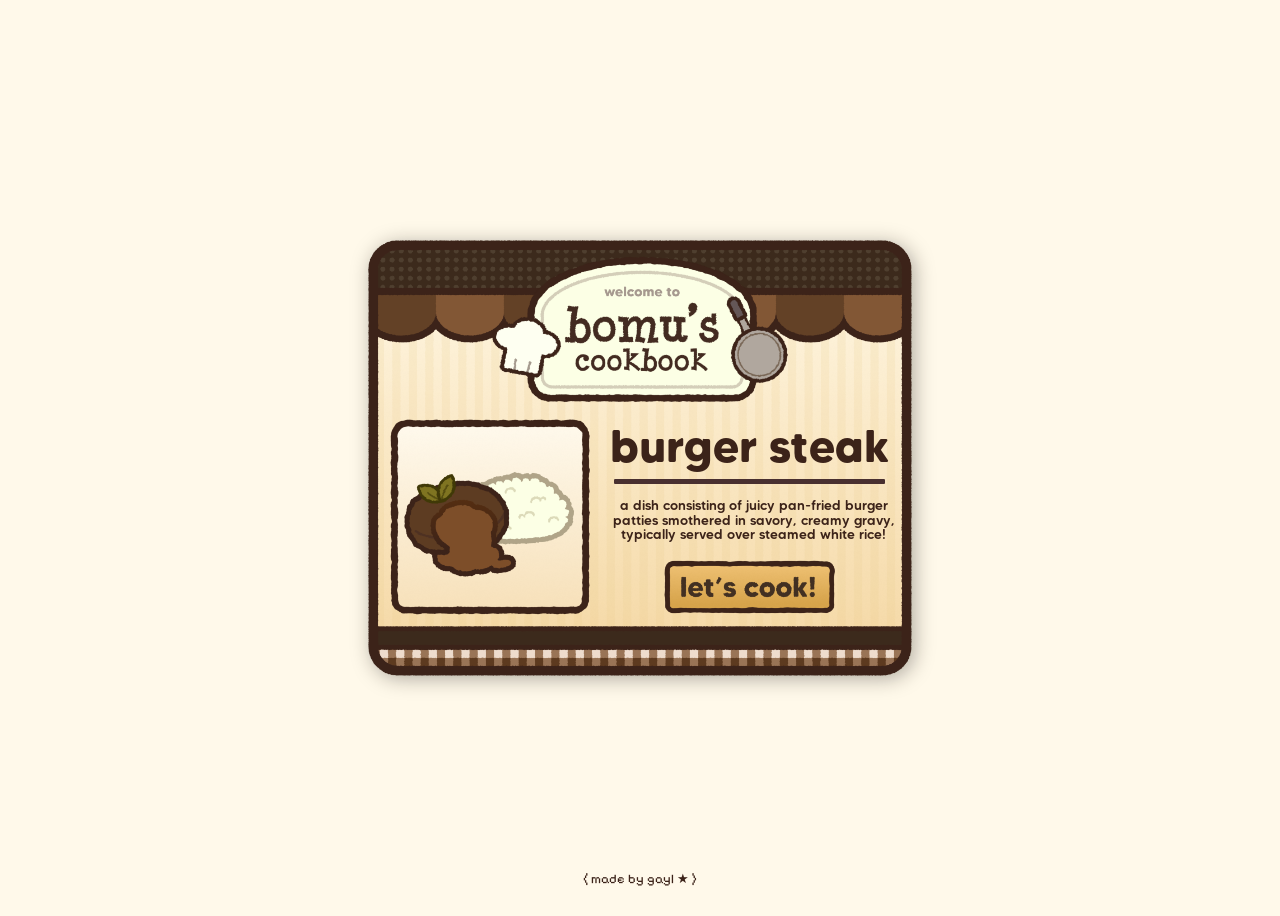
<file: 01 - Intro to HTML/index.html>
<!DOCTYPE html>
<html lang="en">

<head>
    <meta charset="UTF-8">
    <meta name="viewport" content="width=device-width, initial-scale=1.0">
    <title>bomu's cookbook!</title>
    <link rel="stylesheet" href="style.css" type="text/css">
    <link rel="icon" type="image/x-icon" href="./assets/favicon.ico"> <!-- a favicon is the little icon that shows us on the tab next to the title! this is how you set it up -->
</head>

<body>

    <div class="screen main" id="main"> <!-- our webpage is made up of 3 "screens", which are just divs we can hide and show to navigate through each section -->
        <div class="logo">
            <img src="./assets/logo.png"> <!-- as you can see, i separated the elements of the page into different divs or gave them unique IDs to make it easier to style and position! -->
        </div>
        <div class="main-container">
            <div class="left-img">
                <img src="./assets/burgersteak.png">
            </div>
            <div class="right-info">
                <h1>burger steak</h1>
                <img src="./assets/line break i cant figure it out with css.png" id="line-break">
                <p>a dish consisting of juicy pan-fried burger patties smothered in savory, creamy gravy, typically served over steamed white rice!</p>
                <img src="./assets/button.png" id="button" onclick="document.getElementById('main').hidden = true; document.getElementById('ingredients-screen').hidden = false;"> <!-- this is how you make a button that navigates to another screen! the "onclick" attribute runs the code inside it when the button is clicked. in this case, it turns on the 'hidden' attribute for the main screen and turns it off for the ingredients screen, which is how it replaces it -->
            </div>
        </div>
    </div>

    <div class="screen ingredients" id="ingredients-screen" hidden>
        <div class="navigation" id="ingredients-nav">
            <h2>ingredients</h2>
            <img src="./assets/right arrow.png" id="right-arrow" onclick="document.getElementById('ingredients-screen').hidden = true; document.getElementById('method-screen').hidden = false;">
        </div>
        <div class="info-box" id="ingredients-box"> 
            <ul> <!-- our ingredients are formatted in an unordered list -->
                <li>500g ground beef</li>
                <li>1 small onion, finely chopped</li>
                <li>2 cloves garlic, minced</li>
                <li>1 egg</li>
                <li>1/2 cup breadcrumbs</li>
                <li>1 tbsp soy sauce</li>
                <li>1/2 tsp black pepper</li>
                <li>1/2 tsp salt</li>
                <li>2 tbsp butter or oil</li>
                <li>2 tbsp all-purpose flour</li>
                <li>2 cups beef broth</li>
                <li>1 cup mushroom caps, sliced</li>
                <li>1 small onion, sliced</li>
                <li>salt & pepper to taste</li>
                <li>steamed white rice</li>
            </ul>
        </div>
    </div>

    <div class="screen method" id="method-screen" hidden>
        <div class="navigation" id="method-nav">
            <h2>recipe</h2>
            <div class="nav-buttons">
                <img src="./assets/home.png" id="home" onclick="document.getElementById('method-screen').hidden = true; document.getElementById('main').hidden = false;"> <!-- the same concept as the previous buttons! -->
                <img src="./assets/left arrow.png" id="left-arrow" onclick="document.getElementById('method-screen').hidden = true; document.getElementById('ingredients-screen').hidden = false;">
            </div>
        </div>
        <div class="info-box" id="method-box">
            <div class="scroll">
                <ol> <!-- our method is formatted in an ordered list since the steps are meant to be followed in a specific order -->
                    <li>In a large bowl, combine the ground beef, finely chopped onion, minced garlic, egg, breadcrumbs, soy sauce, black pepper, and salt. Mix until well combined.</li>
                    <li>Divide the mixture into 4 equal portions and shape each into a patty.</li>
                    <li>Heat butter or oil in a large skillet over medium heat. Cook patties for 4-5 minutes per side until browned and cooked through. Remove and set aside.</li>
                    <li>In the same skillet, cook the sliced onion until softened. Sprinkle flour over and stir for another minute.</li>
                    <li>Gradually pour in the beef broth while stirring to prevent lumps. Cook until the gravy thickens, add mushroom caps, and cook for 3-5 minutes. Season with salt and pepper.</li>
                    <li>Return the patties to the skillet and spoon gravy over them. Simmer a few minutes to let the flavors meld.</li>
                    <li>Serve hot over steamed white rice, topped with extra gravy if desired!</li>
                </ol>
            </div>
        </div>
    </div>

    <footer> <!-- a footer is usually where you put things like copyright info or credits! (i just chose to put my name) -->
        <p>( made by gayl ★ )</p>
    </footer>

</body>

</html>
</file>
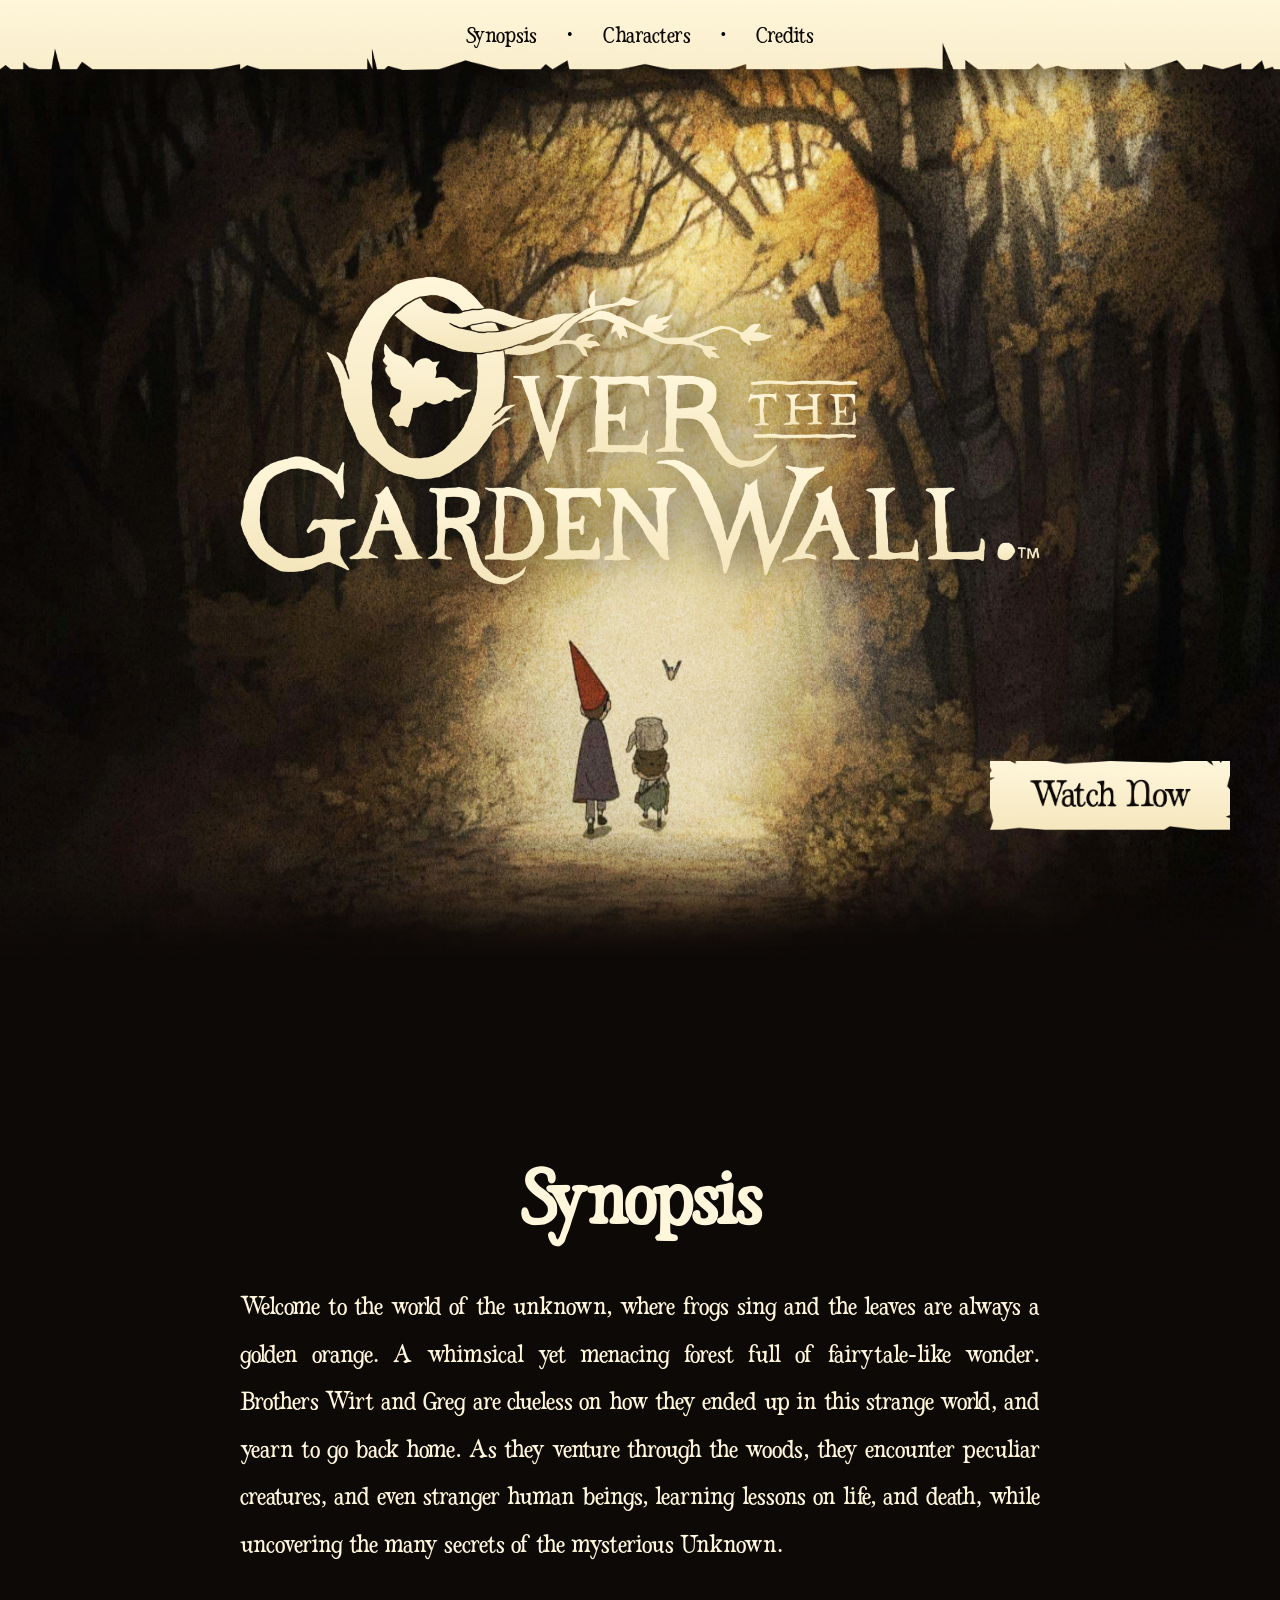
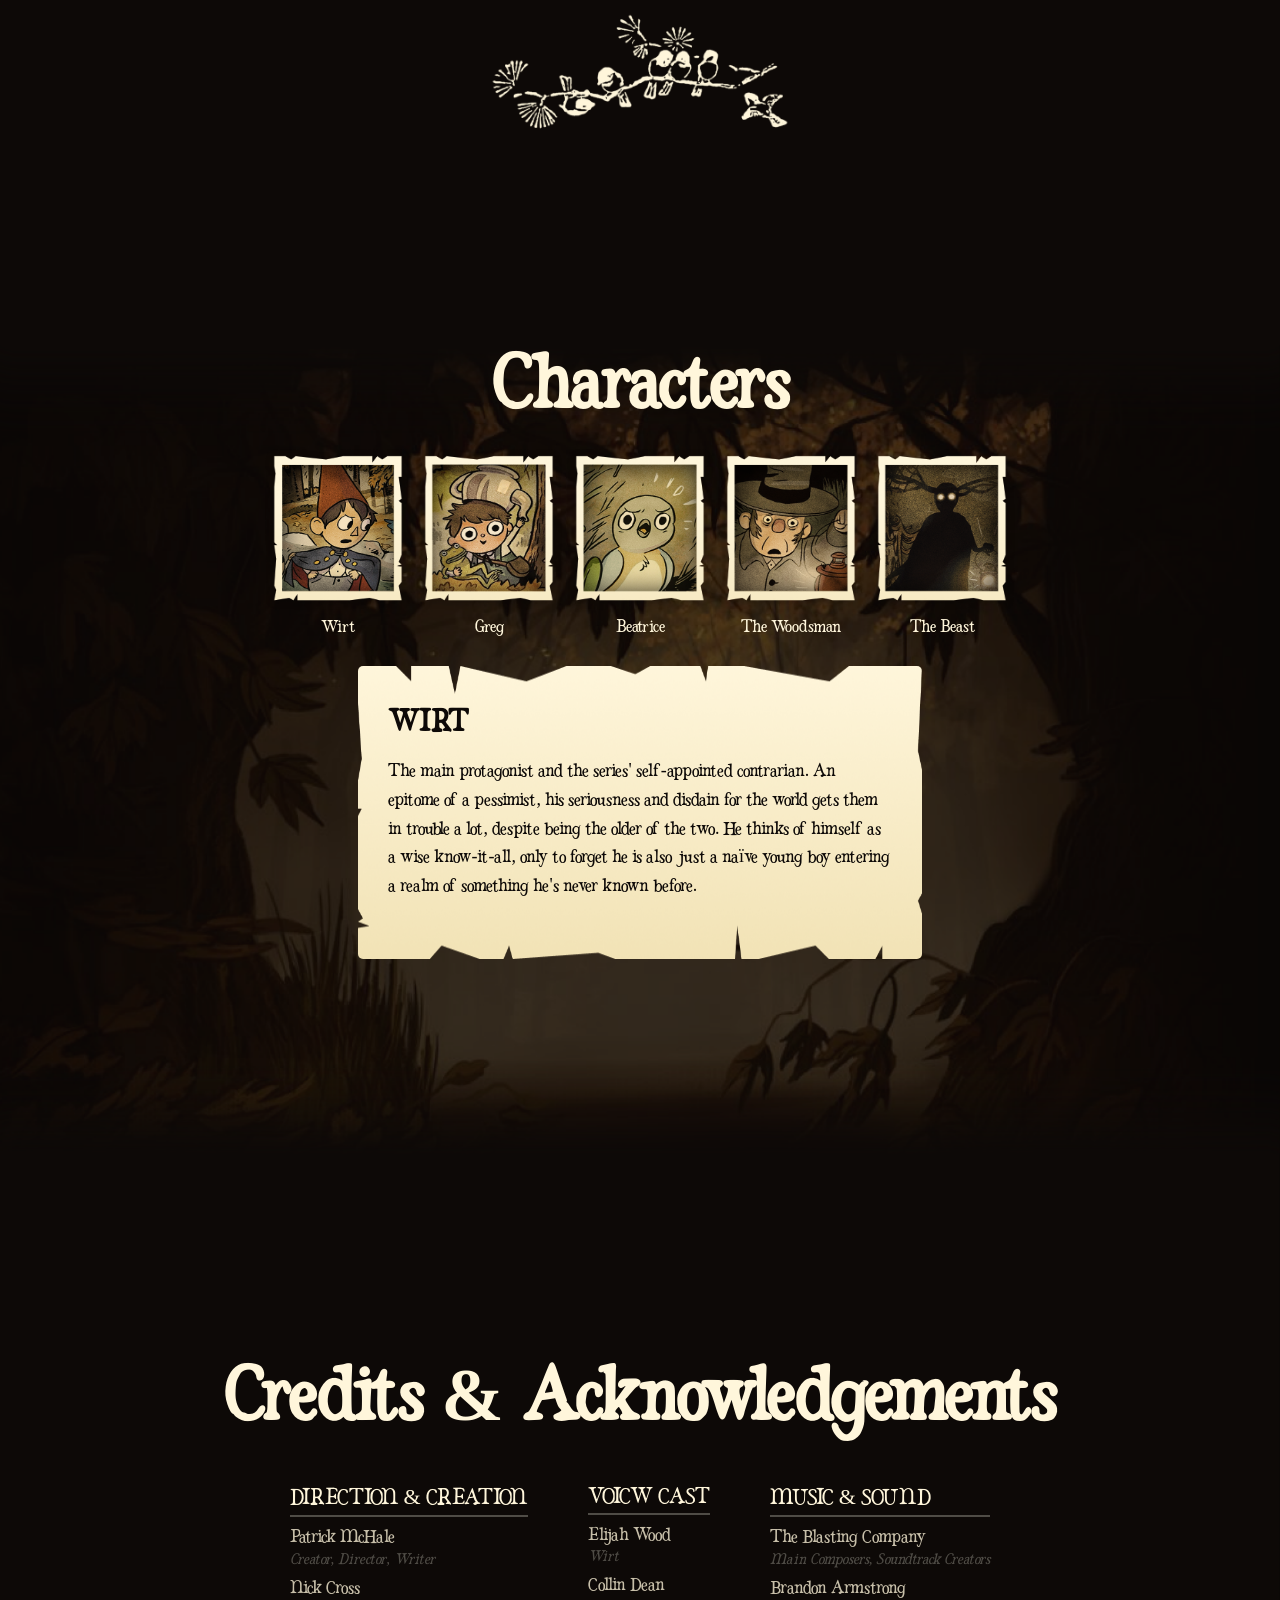
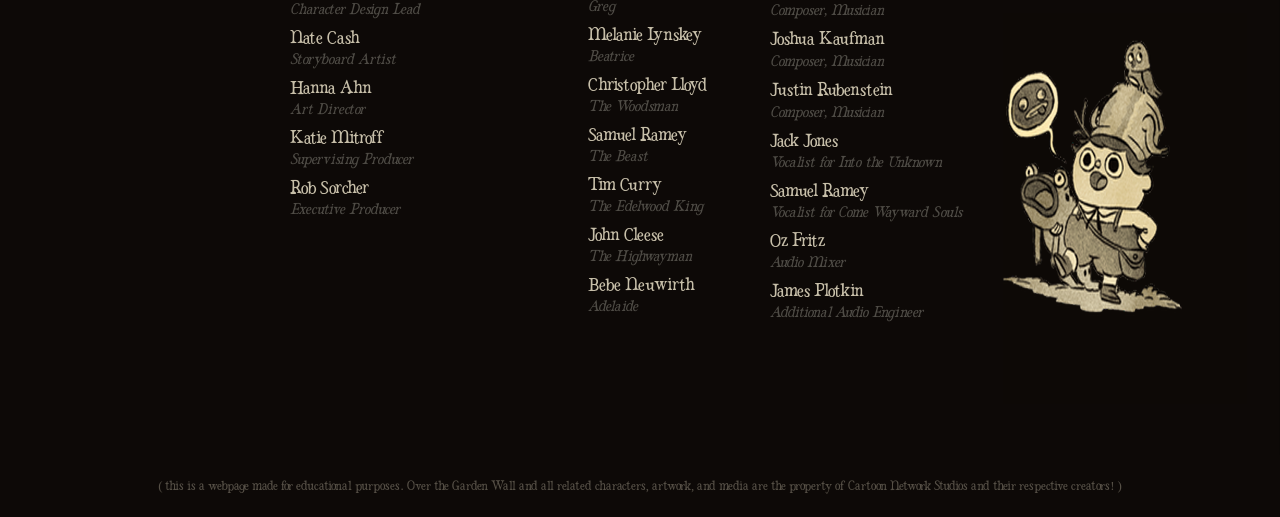
<file: 02 - Links and Navigation/index.html>
<!DOCTYPE html>
<html lang="en">

<head>
    <meta charset="UTF-8">
    <meta name="viewport" content="width=device-width, initial-scale=1.0">
    <title>what's over the garden wall?</title>
    <link rel="stylesheet" href="style.css">
    <link rel="icon" type="image/x-icon" href="./assets/favicon.ico">
</head>

<body>

    <nav class="nav"> <!-- a nav is a section that contains links to different parts of the page, usually formatted in a horizontal bar thats on top of the page -->
        <a href="#synopsis">Synopsis</a> • <!-- this is how we make hyperlinks! we use anchor tags that link to an element with that specific ID. so when we click this, it takes us to the part of the page that has that ID -->
        <a href="#characters">Characters</a> • <!-- the dot just goes in between each link to make it look nicer! i implemented them this way because it was a very quick and easy instead of making them into separate tags -->
        <a href="#credits">Credits</a>
    </nav>

    <section class="start" id="home">
        <img id="logo" src="./assets/logo.png">
        <a href="https://www.primevideo.com/detail/Over-the-Garden-Wall/0FEUBN93OS5XM1ZJ8W7W81BKMJ" target="_blank"> <!-- this hyperlink is an example of how to link to an external website!  "_blank" makes it so that when you click the link, it opens in a new tab instead of replacing the current page -->
            <img id="watch" src="./assets/watch.png"> <!-- i wanted this hyperlink to be a button instead of text, so i just made the image into the link -->
        </a>
    </section>

    <section class="story" id="synopsis"> <!-- i was getting a little confused on the classes an IDs so this one is a little weird with the naming, though it still works and each section and element is still styled correctly! -->
        <h2 class="sectiontitle">Synopsis</h2>
        <div class="synopsis">
            <p>Welcome to the world of the unknown, where frogs sing and the leaves are always a golden orange. A whimsical yet menacing forest full of fairytale-like wonder. Brothers Wirt and Greg are clueless on how they ended up in this strange world, and yearn to go back home. As they venture through the woods, they encounter peculiar creatures, and even stranger human beings, learning lessons on life, and death, while uncovering the many secrets of the mysterious Unknown.</p>
            <img src="./assets/decor.png">
        </div>
    </section>

    <section class="section characters" id="characters">  
        <h2 class="chartitle">Characters</h2>

        <div class="gallery">
            <div class="card active" onclick="infoswitch('wirt', this)"> <!-- i used a bit of js for this exercise, and i used it to make the character gallery interactive (will be explained further later) -->
                <img class="portrait" src="./assets/wirt.png"> <!-- each character card has an image of the character (i didnt read the exercise instructions properly and didnt know images werent needed hehe) and also their name! -->
                <div class="name">Wirt</div>
            </div>
            <div class="card" onclick="infoswitch('greg', this)"> <!-- when you click on a card, it runs this function called infoswitch that holds the character's name as a parameter. "this" refers to the element itself (our card) so that when interacted with, the function also knows which card was clicked on and what should be styled as active -->
                <img class="portrait" src="./assets/greg.png">
                <div class="name">Greg</div>
            </div>
            <div class="card" onclick="infoswitch('beatrice', this)">
                <img class="portrait" src="./assets/beatrice.png">
                <div class="name">Beatrice</div>
            </div>
            <div class="card" onclick="infoswitch('woodsman', this)">
                <img class="portrait" src="./assets/the woodsman.png">
                <div class="name">The Woodsman</div>
            </div>
            <div class="card" onclick="infoswitch('beast', this)">
                <img class="portrait" src="./assets/the beast.png">
                <div class="name">The Beast</div>
            </div>
        </div>

        <div class="infopanel"> <!-- this is the area where the character bios are shown! it changes based on which card is clicked on using the function mentioned beforehand -->
            <div class="info visible" id="infowirt"> <!-- "info visible" is the default styling for the first card, so that when the page is open, this card is preloaded -->
                <div class="infoname">WIRT</div>
                <p class="bio">The main protagonist and the series' self-appointed contrarian. An epitome of a pessimist, his seriousness and disdain for the world gets them in trouble a lot, despite being the older of the two. He thinks of himself as a wise know-it-all, only to forget he is also just a naïve young boy entering a realm of something he's never known before.</p>
            </div>
            <div class="info" id="infogreg"> <!-- the rest are invisible until active! -->
                <div class="infoname">GREG</div>
                <p class="bio">A witty boy with overflowing creativity and ideas, always acting on impulse with the widest grin to be seen in the Unknown. His innocence and endless fascination with the woods does him and his brother more favors than Wirt's seriousness ever could. He's quite fond of wandering, making songs, and making friends along the way!</p>
            </div>
            <div class="info" id="infobeatrice">
                <div class="infoname">BEATRICE</div>
                <p class="bio">The tritagonist and the brothers' tour guide to the Unknown. Introduced as a talking bluebird but later revealed to be cursed by a pastor. She is closed off and calculated, and talks with sprinkles of sarcasm even in her good-hearted advice.</p>
            </div>
            <div class="info" id="infowoodsman">
                <div class="infoname">THE WOODSMAN</div>
                <p class="bio">A grieving father, desperate to bring his dearest daughter Anna back to life. Ordered by the Beast to chop edelwood so that his daughter's soul stays lit in his dark lantern, he is reserved, determined, and a loving family man who wanders the Unknown in quiet torment.</p>
            </div>
            <div class="info" id="infobeast">
                <div class="infoname">THE BEAST</div>
                <p class="bio">The main antagonist. An ominous entity that lurks the Unknown and is feared by all its inhabitants. In order to survive, he needs edelwood tree sap made from children's souls like Wirt and Greg's. He is not ready to accept death yet.</p>
            </div>
        </div>

    </section>

    <section class="section credits" id="credits">
        <h2 class="sectiontitle">Credits & Acknowledgements</h2>
        <div class="container">
            <div class="left">

                <div class="columns">
                    <div class="creditsheading">DIRECTION & CREATION</div>
                    <ul class="creditslist">
                        <li>Patrick McHale <span>Creator, Director, Writer</span></li> <!-- spans are tags that allow us to style specific parts of an element differently! in this case, i wanted the person's role to be styled differently from their name, so that its a lot nicer to look at since its in a list format, but still clearly shows who they are and what they do -->
                        <li>Nick Cross <span>Character Design Lead</span></li>
                        <li>Nate Cash <span>Storyboard Artist</span></li>
                        <li>Hanna Ahn <span>Art Director</span></li>
                        <li>Katie Mitroff <span>Supervising Producer</span></li>
                        <li>Rob Sorcher <span>Executive Producer</span></li>
                    </ul>
                </div>

                <div class="columns">
                    <div class="creditsheading">VOICW CAST</div>
                    <ul class="creditslist">
                        <li>Elijah Wood <span>Wirt</span></li>
                        <li>Collin Dean <span>Greg</span></li>
                        <li>Melanie Lynskey <span>Beatrice</span></li>
                        <li>Christopher Lloyd <span>The Woodsman</span></li>
                        <li>Samuel Ramey <span>The Beast</span></li>
                        <li>Tim Curry <span>The Edelwood King</span></li>
                        <li>John Cleese <span>The Highwayman</span></li>
                        <li>Bebe Neuwirth <span>Adelaide</span></li>
                    </ul>
                </div>

                <div class="columns">
                    <div class="creditsheading">MUSIC & SOUND</div>
                    <ul class="creditslist">
                        <li>The Blasting Company <span>Main Composers, Soundtrack Creators</span></li>
                        <li>Brandon Armstrong <span>Composer, Musician</span></li>
                        <li>Joshua Kaufman <span>Composer, Musician</span></li>
                        <li>Justin Rubenstein <span>Composer, Musician</span></li>
                        <li>Jack Jones <span>Vocalist for Into the Unknown</span></li>
                        <li>Samuel Ramey <span>Vocalist for Come Wayward Souls</span></li>
                        <li>Oz Fritz <span>Audio Mixer</span></li>
                        <li>James Plotkin <span>Additional Audio Engineer</span></li>
                    </ul>
                </div>

            </div>
        </div>
    </section>

    <footer class="footer">
        <p>( this is a webpage made for educational purposes. Over the Garden Wall and all related characters, artwork, and media are the property of Cartoon Network Studios and their respective creators! )</p>
    </footer>

</body>

    <script> /* hehe this is the logic part (i got lots of help from W3schools and a little bit of assistance from AI, though thats cause i was getting really confused with my own IDs heh.. (note to self.. name your classes and IDs better!) */
        function infoswitch(id, card) { /* we declare the name of our function and the parameters it needs. the ID is the name of the character that was clicked, and the card is the element itself that was clicked on */
            document.querySelectorAll('.info').forEach(el => el.classList.remove('visible')); /* querySelectorAll takes every element that has the class "info" or the character bios, and for each of them, it disables their visibility, so that when we click on a new card, the previous bio goes away */
            document.querySelectorAll('.card').forEach(el => el.classList.remove('active')); /* the same thing happens for the cards so that the last card that was visible goes back to normal styling */
            document.getElementById('info' + id).classList.add('visible'); /* then, it takes the ID of the character that was clicked and adds "info" to the front of it to get the ID of the bio that corresponds to that character */
            card.classList.add('active'); /* and last, it adds the active styling to the card that was clicked on so that we can see which bio is currently being shown!!! */
        }
    </script>

</html>
</file>
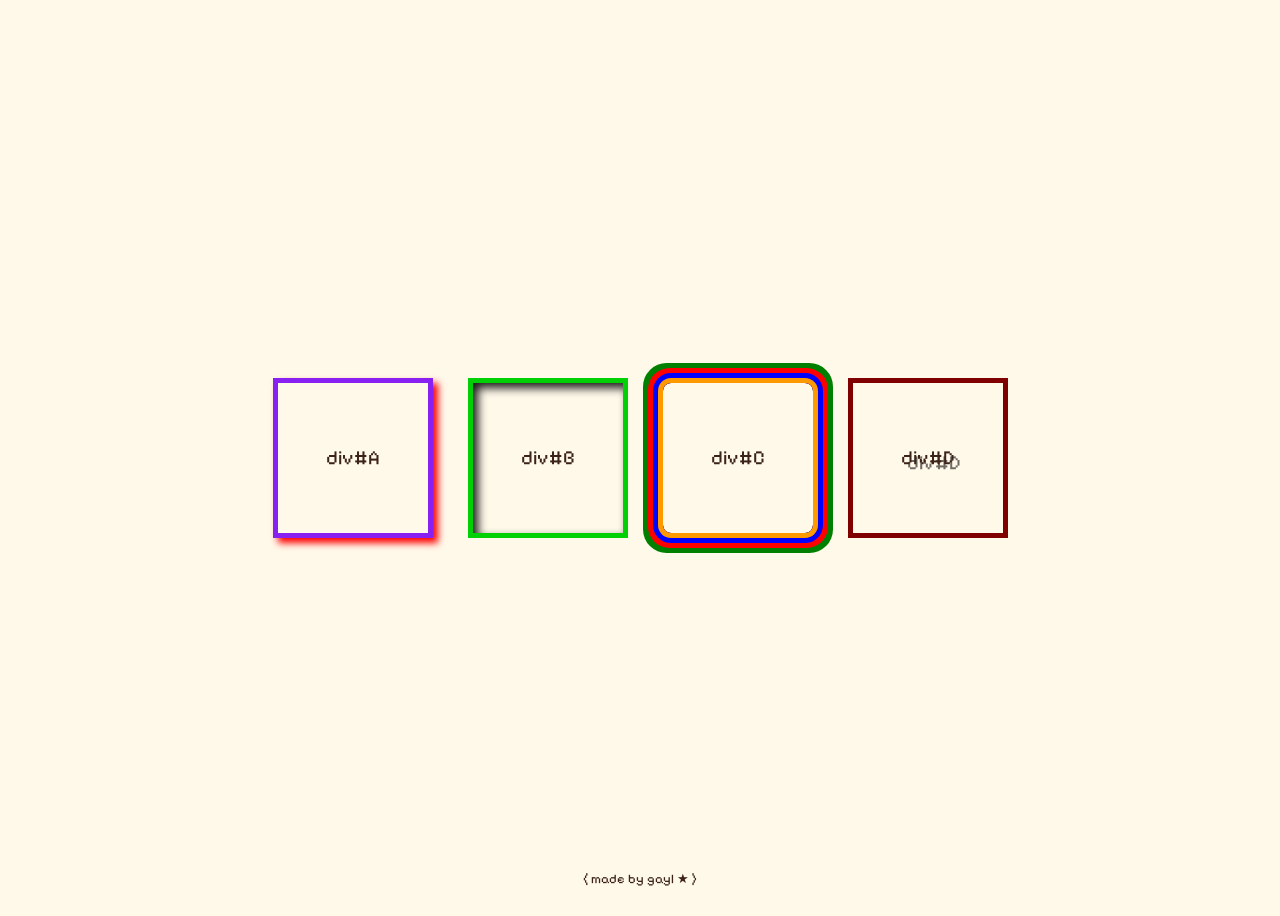
<file: 03 - Images (Bonus!)/index.html>
<!DOCTYPE html>
<html lang="en">

<head>
    <meta charset="UTF-8">
    <meta name="viewport" content="width=device-width, initial-scale=1.0">
    <title>exercise 3 bonus!</title>
    <link rel="stylesheet" href="style.css" type="text/css">
    <link rel="icon" type="image/x-icon" href="./assets/favicon.ico">
</head> 

<body> 
  
  <div class= "A">div#A</div> <!-- separating each example into their own class so we can edit them all individually! -->
  <div class= "B">div#B</div>
  <div class= "C">div#C</div>
  <div class= "D">div#D</div>

  <footer>
    <p>( made by gayl ★ )</p>
  </footer>

</body>

</html>
</file>
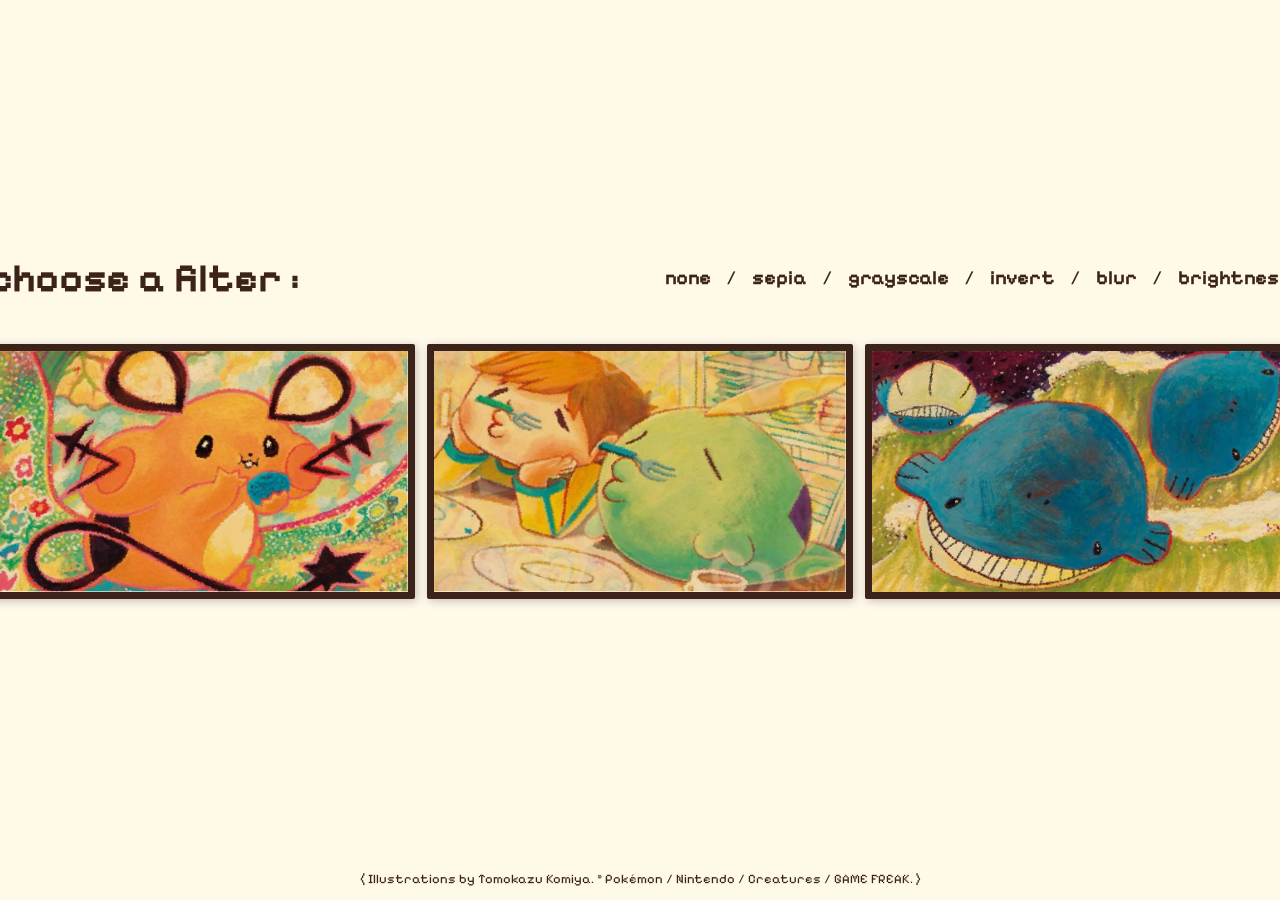
<file: 03 - Images/index.html>
<!DOCTYPE html>
<html lang="en">

<head>
    <meta charset="UTF-8">
    <meta name="viewport" content="width=device-width, initial-scale=1.0">
    <title>filters & pokemon!</title>
    <link rel="stylesheet" href="style.css" type="text/css">
    <link rel="icon" type="image/x-icon" href="./assets/favicon.ico">
</head>

<body>

    <div class="content">
        <div class="top">
            <div class="header">
                <h1>choose a filter :</h1>
            </div>
            <div class="controls"> <!-- taking inspiration from my seniors' old project, i decided to also make the filters be options instead of adding multiple images with different filters -->
                <a onclick="filter('none')">none</a> / <!-- i turned them into links so they would just be text, cause i didnt like the look of buttons -->
                <a onclick="filter('sepia(100%)')">sepia</a> / <!-- when you click on a link, it triggers a function called "filter", which what it does is apply the filter on all of the images -->
                <a onclick="filter('grayscale(100%)')">grayscale</a> /
                <a onclick="filter('invert(100%)')">invert</a> /
                <a onclick="filter('blur(3px)')">blur</a> /
                <a onclick="filter('brightness(150%)')">brightness</a>
            </div>
        </div>

        <div class="images"> <!-- these are our three images! -->
            <img src="./assets/illustration 1.png">
            <img src="./assets/illustration 2.png">
            <img src="./assets/illustration 3.png">
        </div>
    </div>

    <footer>
        <p>( Illustrations by Tomokazu Komiya. © Pokémon / Nintendo / Creatures / GAME FREAK. )</p> <!-- this is the copyright and credits for all three because they were all made by the same artist -->
    </footer>

</body>

    <script> 
        function filter(style) { /* we declare our function name and the parameters it needs */
            document.querySelectorAll(".images img").forEach(img => { /* it selects every image that is in the class "images" and for each image, */
                img.style.filter = style; /* style that is attached to whatever link is chosen, is applied to the image */
            });
        }
    </script>

</html>
</file>
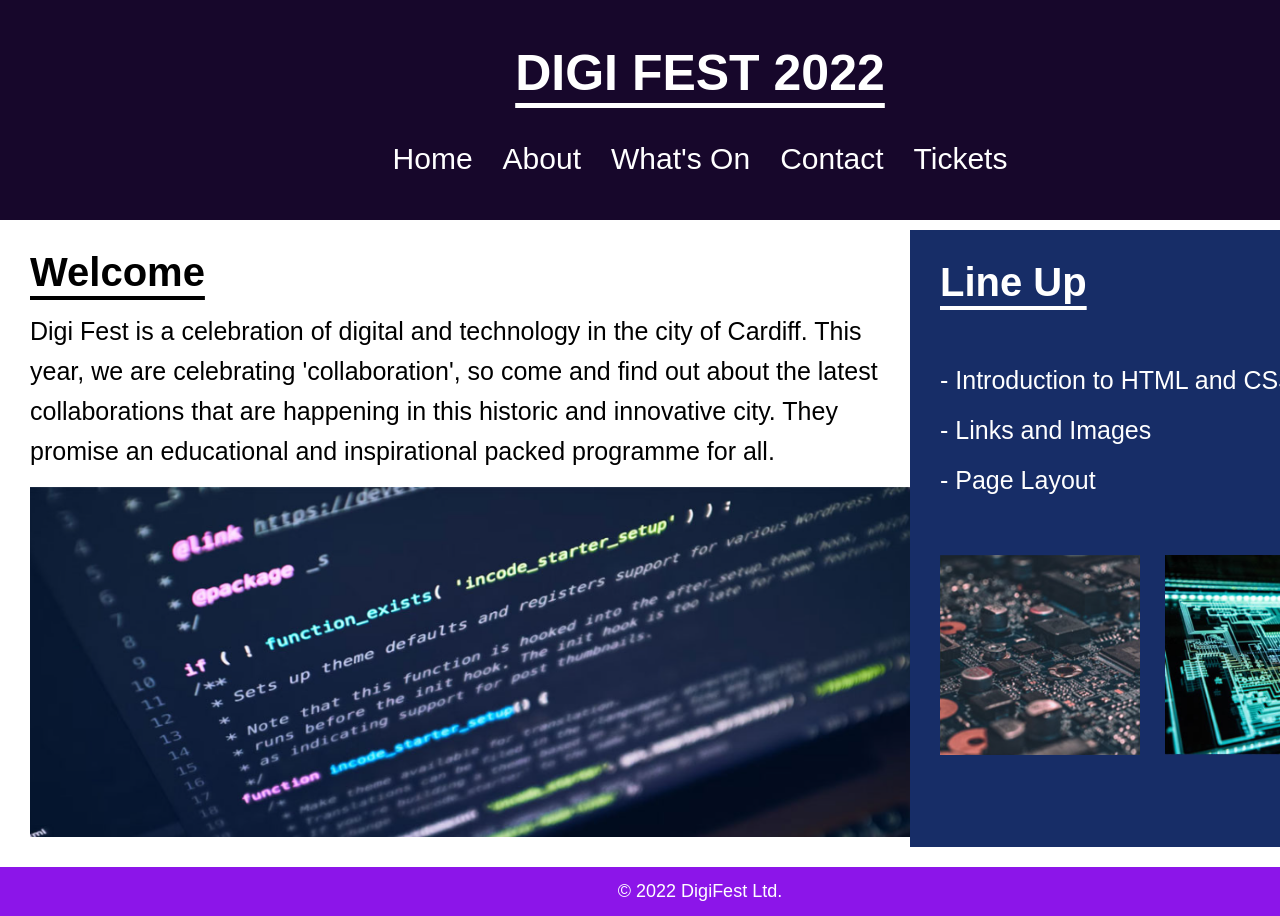
<file: 04 - Page Layout/index.html>
<!DOCTYPE html>
<html lang="en">

<head>
    <meta charset="UTF-8">
    <meta name="viewport" content="width=device-width, initial-scale=1.0">
    <title>digifest 2022</title>
    <link rel="stylesheet" href="style.css">
    <link rel="icon" type="image/x-icon" href="./assets/favicon.ico">
</head>

<body> <!-- weve tackled similar divs and layouts in the previous exercises already, so not much to explain here -->

    <nav>
        <h1>DIGI FEST 2022</h1>
        <div class="links"> 
            <a href>Home</a>
            <a href>About</a>
            <a href>What's On</a>
            <a href>Contact</a>
            <a href>Tickets</a>
        </div>
    </nav>

    <div class="flex"> <!-- we tackle each part of the layout in parts and separate them into their respective divs -->
        <div class="left">
            <h2>Welcome</h2>
            <p>Digi Fest is a celebration of digital and technology in the city of Cardiff. This year, we are celebrating 'collaboration', so come and find out about the latest collaborations that are happening in this historic and innovative city. They promise an educational and inspirational packed programme for all.</p>
            <img src="./assets/digifest 1.png">
        </div>

        <div class="right">
            <h2>Line Up</h2>
            <ul>
                <li>Introduction to HTML and CSS</li>
                <li>Links and Images</li>
                <li>Page Layout</li>
            </ul>
            <div class="images">
                <img src="./assets/digifest 2.png">
                <img src="./assets/digifest 3.png">
            </div>
        </div>
    </div>

    <footer>
        <p>© 2022 DigiFest Ltd.</p>
    </footer>

</body>

</html>
</file>
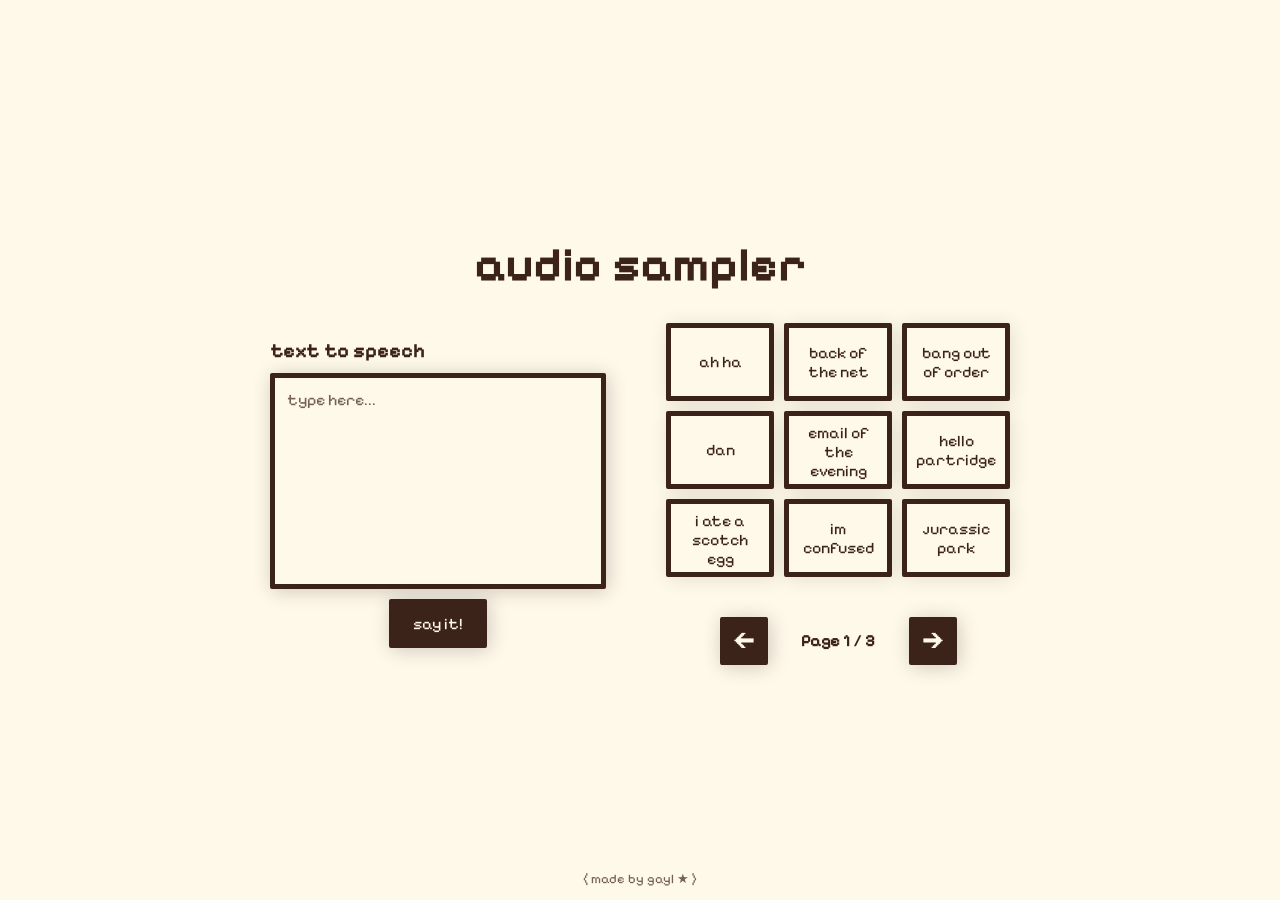
<file: 05 - Embedding Content (Bonus!)/index.html>
<!DOCTYPE html>
<html lang="en">

<head>
  <meta charset="UTF-8">
  <meta name="viewport" content="width=device-width, initial-scale=1.0">
  <title>Audio Sampler</title>
  <link rel="stylesheet" href="style.css">
  <link rel="icon" type="image/x-icon" href="./assets/favicon.ico">
</head>

<body>

  <h1>audio sampler</h1>

  <div class="main">

    <div class="speech-section"> <!-- our text to speech section heh -->
      <label>text to speech</label>
      <textarea id="text" placeholder="type here..."></textarea> <!-- this is where the user will type the text they want to be spoken, with a placeholder so they know where to type if the big textbox wasnt already obvious hehe -->
      <button id="say" onclick="omgitstalking()">say it!</button> <!-- when the user clicks this button, the omgitstalking function will be called to handle the text to speech functionality -->
    </div>

    <div class="soundboard-section"> <!-- our soundboard grid -->
      <div class="grid" id="grid"></div> 
      <div class="nav">
        <button class="arrow" id="prev" onclick="pageturn(-1)">🡨</button> <!-- these are our arrow buttons that well use to look through our different soundboard pages! on every click, the page number gets reduced by 1! -->
        <span id="page-label">Page 1 / 3</span> <!-- this is where we will show the current page number and total pages of our soundboard. its a span because we just want to change the text inside it, not the whole element, trying it with a ptag or a div just made it more dificult to style -->
        <button class="arrow" id="next" onclick="pageturn(1)">🡪</button> <!-- this adds (1) to our page number when clicked -->
      </div>
    </div>

  </div>

  <footer>
        <p>( made by gayl ★ )</p>
  </footer>

</body>

<script src="script.js"></script> <!-- this is where we link our javascript file that contains all the functionality for our webpage! -->

</html>
</file>
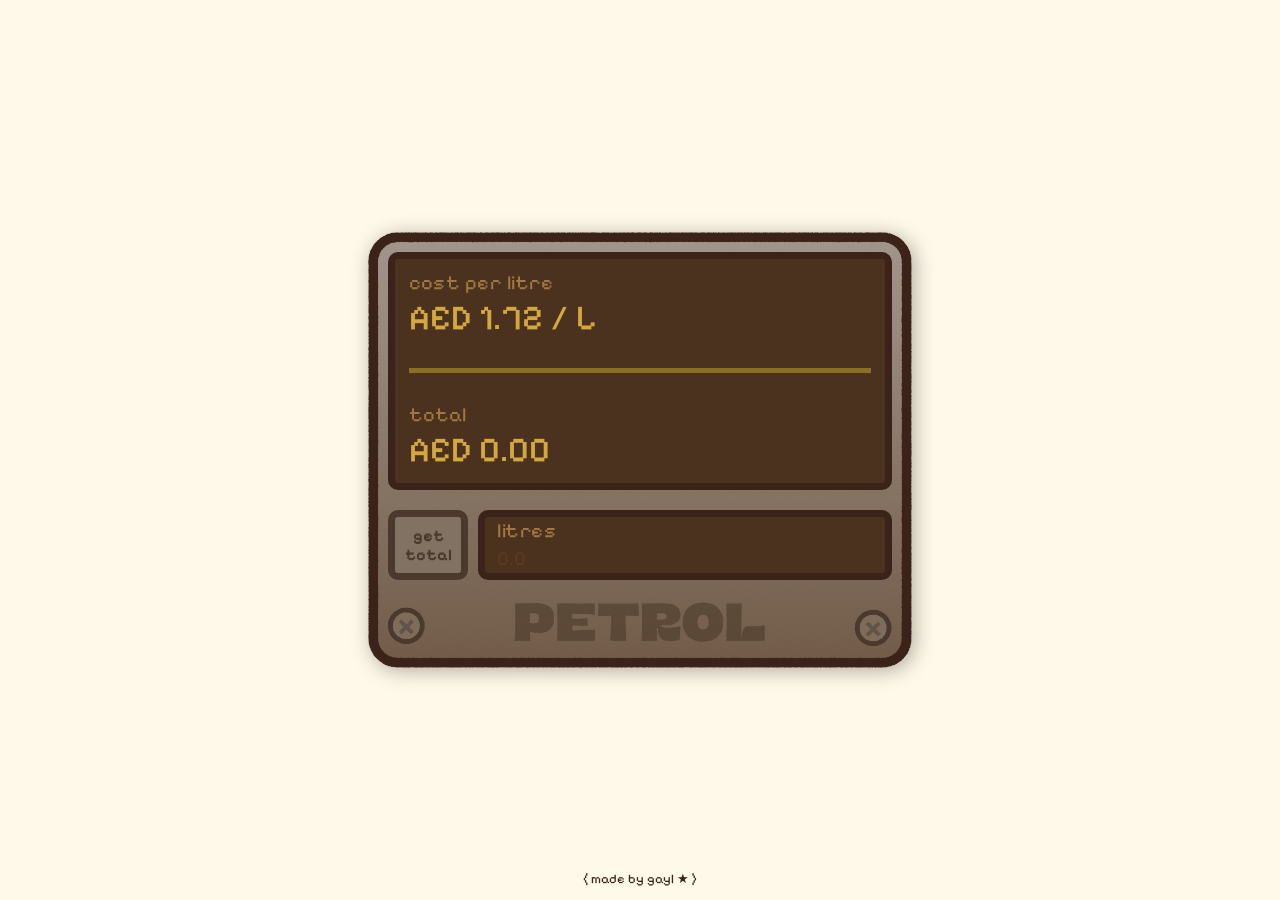
<file: 06 - Javascript/index.html>
<!DOCTYPE html>
<html lang="en">

<head>
    <meta charset="UTF-8">
    <meta name="viewport" content="width=device-width, initial-scale=1.0">
    <title>petrol cost calculator</title>
    <link rel="stylesheet" href="style.css" type="text/css">
    <link rel="icon" type="image/x-icon" href="./assets/favicon.ico">
</head>

<body>

    <div class="machine"> 
        <div class="shell">
            <div class="inner">

                <div class="screen">
                    <div class="price-section"> <!-- this is where our fixed price is displayed on the screen -->
                        <div class="screen-label">cost per litre</div>
                        <div class="screen-value" id="price-display">AED 1.72 / L</div>
                    </div>
                    <div class="divider"></div> <!-- this is the line that separates the price from the total -->
                    <div>
                        <div class="screen-label">total</div> 
                        <div class="total-value" id="total-display">AED 0.00</div> <!-- our total is default at 0.00 until we calculate it -->
                    </div>
                </div>

                <div class="bottom-row">
                    <button class="calc-btn" onclick="calculate()">get total</button> <!-- a button is used to call a function that gives us our total -->
                    <div class="input-wrap">
                        <div class="screen-label">litres</div>
                        <input class="litre-input" type="text" inputmode="decimal" id="litres" placeholder="0.0"> <!-- this is the input where we enter the amount of litres we want to calculate the total for! it has a placeholder of 0.0 and accepts whole + decimal numbers -->
                    </div>
                </div>

            </div>
        </div>
    </div>

    <footer>
        <p>( made by gayl ★ )</p>
    </footer>

</body>

<script src="script.js"></script>

</html>
</file>
<file: 01 - Intro to HTML/style.css>
@font-face { font-family: tommy bold; src: url("./assets/Tommy Soft Bold.otf"); }
@font-face { font-family: tommy; src: url("./assets/Tommy Soft Medium.otf"); } /* to define a custom font, we use "@font-face" (we use @ to define specific instructions that control how styles are applied, instead of styling elements directly) */
@font-face { font-family: pixel; src: url("./assets/PixelifySans.ttf"); } /* i used 3 different fonts, so we have to give each of them a name to reference them by and also the file path! */

[hidden] { display: none !important; } /* this attribute is in brackets because its an attribute selector! so this only applies to elements with the "hidden" attribute, and it makes them not show up on the page */

body {
    background: #FFF9EA;
    min-height: 100vh; /* this ensures that the body of our webpage takes up and shows the full height of the screen (vh stands for viewport height). without it, the body would only take up as much space as the content it holds, which would cause issues with the overall layout */
    display: flex; /* this makes the whole page a container that lets us easily mess with the layout of its content */
    flex-direction: column; /* this makes sure that the content in our page is arranged from top to bottom instead of side to side */ 
    justify-content: center; /* this and the next line center the content of our page vertically and horizontally */
    align-items: center;
    font-family: tommy bold;
    overflow: hidden; /* this hides anything that accidentally goes outside the boundaries and cause a scrollbar to appear, which i wanted to hide since i didnt like the look of (they just scrolled to dead space anyway heh) */
}

.main {
    background-image: url("./assets/main.png");
    background-size: 100% 100%; /* this is how we make sure the background image fills the whole div instead of repeating or being cut off */
    width: 543.2px; /* these are the super duper verrrryyyyyyy specific dimensions, since i edited every asset in figma too big, and had to scale everything down by 75%. maybe not the best way to do it but it worked for me! */
    height: 436.2px;
    display: flex;
    flex-direction: column;
    justify-content: center;
    align-items: center;
    gap: 4px; /* this is the spacing between all the content in our main screen */
    filter: drop-shadow(3px 3px 10px #0d090755); /* since our background image is a transparent image, a drop shadow filter is better than using a box shadow since that would just put a boxy shadow around the image, instead of following its shape */
    animation: wiggle 5s ease-in-out infinite 1s; /* this is how we implement animations! we specify the animation name, how long it should take to complete a cycle, its timing (theres lots of options for this), and how many times it should repeat, which i chose to be infinite. the last value at the end is the delay between each cycle */
}

@keyframes wiggle { /* keyframes are used to define the different parts of our animation, and what should happen at each frame */
    0%, 100% { transform: rotate(-0.2deg) translate(-0.2px, 0px); } /* this means, at the beginning and end of the animation, the image is transformed by rotating it -0.2deg and translating it by moving it down 0.2 pixels and to the left 0.2 pixels */
    25% { transform: rotate(0.2deg)  translate(0.2px, 0.2px); }
    50% { transform: rotate(-0.2deg) translate(0px, -0.2px); } /* the rest of these are the same thing but building up to the middle of the animation and back down to the end */
    75% { transform: rotate(0.2deg)  translate(-0.2px, 0.3px); }
}

.main-container {
    display: grid; /* this is a way to layout our content into a select number of rows and columns! (we only use columns in this case) */
    grid-template-columns: 211.1px 1fr; /* these are the sizes of each column, the more you add, the more columns you make. the first size is about the same size as the image that goes in it and the second one is 1 fraction, which is basically just the rest of the space not taken up by the first */
    gap: 8px;
    padding: 0 3% 7%; /* padding is the space between the content and its closest border. we only want padding on the left, right, and bottom. which is what each value represents in the same order */
}

.logo img {
    width: 308px;
    height: 156.2px;
    object-fit: contain; /* this makes sure our imagw keeps its aspect ratio and fits inside the dimensions we set without getting cut off or stretched! */
    animation: shaky 2.5s infinite;
    margin-top: -4px;
}

@keyframes shaky {
    0%, 100% { transform: rotate(1.3deg); }
    50% { transform: rotate(-1.3deg); }
}

.left-img img {
    width: 211.1px;
    height: 203.8px;
}

.right-info {
    display: flex;
    flex-direction: column;
}

.right-info h1 {
    font-family: tommy bold;
    font-size: 45.6px;
    color: #3C2319;
    align-self: center;
    line-height: 0.2px; /* this is the space between lines of text, since our h1 is so big, the default line height is also big, which causes a lot of unnecessary space between the title and the description. by setting it to a smaller value, we can reduce that space */
}

.right-info p {
    font-family: tommy;
    font-size: 13.6px;
    color: #3C2319;
    align-self: center;
    padding-left: 3%; /* i had to nudge the description a bit away from the edge to line things up better so this is how i did it */
    line-height: 1.08;
}

.right-info img {
    width: 177.5px;
    height: 56px;
    object-fit: contain;
    align-self: center;
    margin-top: 3.2px;
}

.right-info img#line-break { /* since theres multiple images in the right section, we give them different IDs since they have to be styled differently */
    width: 271.2px;
    height: 5px;
    margin-top: 2.4px;
    margin-bottom: 0.4px;
}

.right-info img#button:hover { /* ":" is used to style spefic states of an element, could be hovered, or active! */
    cursor: pointer; /* this changes our cursor into the pointy hand when we hover over the button image (just a good indicator!) */
    animation: movingbutton 1s infinite;
}

@keyframes movingbutton {
    0%, 100% { transform: rotate(0deg); }
    25%, 75% { transform: rotate(-0.5deg); }
    50% { transform: rotate(0.5deg); }
}

.ingredients, .method { /* since these two sections are formatted the same, we can style them together */
    background-image: url("./assets/secondary.png");
    background-size: cover;
    width: 543.2px;
    height: 521.9px;
    display: flex;
    flex-direction: column;
    align-items: center;
    justify-content: center;
    filter: drop-shadow(3px 3px 10px #0d090755);
    animation: wiggle 5s infinite;
}

.navigation {
    display: flex;
    flex-direction: row;
    justify-content: center;
    margin-top: 10%;
    margin-bottom: -24px;
    padding: 0 3%;
}

.navigation#ingredients-nav { gap: 91%; }

.navigation#method-nav { gap: 124%; }

.navigation h2 {
    font-family: tommy bold;
    font-size: 40px;
    color: #3C2319;
    margin-top: -4px;
}

.navigation img#left-arrow, .navigation img#right-arrow { 
    width: 38.6px; 
    height: 50.4px; 
    object-fit: contain; 
}

.navigation img#home { 
    width: 56px; 
    height: 50.4px; 
    object-fit: contain; 
}

.navigation img:hover { transform: scaleY(0.9); cursor: pointer; } /* sometimes you dont need a whole animation, if its just a simple effect like this! */

.nav-buttons { display: flex; gap: 2px; }

.info-box {
    background-image: url("./assets/info box.png");
    background-size: 100% 100%;
    width: 499.5px;
    height: 304.6px;
    display: flex;
    align-items: center;
    justify-content: center;
}

.info-box ul {
    columns: 2; /* this splits our list into 2 columns! it automatically balances it out too which is awesum */
    list-style-type: disc; /* this makes the bullet points their default solid circle shape, which wasnt showing up for some reason without this */
    font-family: tommy;
    font-size: 16px;
    line-height: 1.5;
    color: #3C2319;
    gap: 6%;
}

.info-box ol {
    font-family: tommy;
    font-size: 13.6px;
    line-height: 1.5;
    color: #3C2319;
    width: 100%;
    margin-left: -15px;
}

.scroll { /* this is the div that holds our method list. and that list is so so so long that it would go outside the boundaries of the info box, so we have to make this div scrollable! */
    width: 440px;
    height: 240px;
    overflow-y: scroll;
    overflow-x: hidden; /* i didnt like the look of the horizontal scrollbar in the bottom so i got rid of it */
    padding-right: 25.6px; /* this moves the content a bit so even without the scrollbar its still visible */
}

.scroll::-webkit-scrollbar { width: 6.4px; } /* this and the line under is how we style the scrollbar! webkit from my research is an engine that powers browsers like chrome and safari, and this is how we target certain stylish elements in a webpage */
.scroll::-webkit-scrollbar-thumb { background: #3C2319; border-radius: 5.6px; } /* the thumb is the clickable and draggable part of the scrollbar, which is the only one i wanted to show up and styled */

p {
    font-family: pixel;
    font-size: 13px;
    color: #3C2319;
    text-align: center;
}

footer {
    position: fixed; /* this makes our footer stay in the same place which is at the very very bottom */
    bottom: 0;
}
</file>
<file: 02 - Links and Navigation/style.css>
/* starting from here, properties ive already explained in the first exercise will not be explained again! hehe */

@font-face { font-family: 'alcemo'; src: url('./assets/Alcemo Regular.otf'); }

* { box-sizing: border-box; } /* this line just makes it so that the padding is included in the element's total width and height instead of adding extra space and creating overflow */

html {
    min-width: 1024px;
    margin: 0;
    padding: 0;
    scroll-behavior: smooth; /* usually, hyperlinks with anchor ids usually just teleport/jump you to the section you want to go to, but i didn't like it so that led me to finding this property that smoothly scrolls down for you! */
}

body {
    background: #0D0907;
    margin: 0;
    padding: 0;
    overflow-x: hidden;
    font-family: 'alcemo', serif;
}

.nav {
    background-image: url("./assets/nav bar.png");
    background-size: 100% 100%;
    position: fixed; /* this keeps our nav bar in place! */
    top: 0; left: 0; right: 0; /* since our nav bar is an image and we want it to stretch across the whole page, we set the top, left, and right properties to 0 so that it fills the top part ofth screen with no gaps */
    height: 70px;
    z-index: 100; /* this puts our nav bar on top of every other element in the page, so that its constantly visible and doesn't get covered up by any other elements */
    display: flex;
    align-items: center;
    justify-content: center;
    padding: 0 20px; /* the space between the links and the edge of the navigation bar itself */
    gap: 30px; /* this is the space between our links */
    filter: drop-shadow(0 0 20px #0d0907c8);
}

.nav a {
    color: #0D0907;
    font-size: 22px;
    text-decoration: none;
}

.nav a:hover { font-weight: bold; } /* this boldens the link when hovered on! */

.start {
    background-image: url('./assets/hero bg.png');
    background-size: 100% 100%;
    background-repeat: no-repeat;
    width: 100%;
    min-height: 110vh;
    display: flex;
    align-items: center;
    justify-content: center;
}

.start img#logo {
    width: 800px;
    margin-bottom: 10%;
    filter: drop-shadow(0 0 20px #0d0907c8);
    animation: floaty 3s ease-in-out infinite; 
}

@keyframes floaty {
    0%, 100% { transform: translateY(0); }
    50% { transform: translateY(-5px); } 
}

a img#watch {
    position: absolute;
    bottom: 70px; right: 50px;
    width: 240px;
    transition: transform 0.32s; /* this attribute is helful in transitioning to hover/active states smoothly! it gives it a timeframe on how long the animation should take */
}

.start img#watch:hover { transform: translateY(-8px); } /* this is the animation we were just referring to :) */

.story {
    width: 100%;
    height: 95vh; /* if you check out all the class styles for each section, you'll see they usualy have min-heights/heights of around 90-100 viewport height units. this is to make the elements of each secion fill up the entire visable part of the page so that when using the nav bar or just scrolling manually, everything feels right in place */
    padding: 6px 10px;
    display: flex;
    flex-direction: column;
    align-items: center;
    justify-content: center;
}

.sectiontitle, .chartitle {
    color: #FFF6DB;
    font-size: 75px;
    text-align: center;
    margin-bottom: 20px;
}

.sectiontitle { margin-bottom: 15px; } /* our two titles hav different bottom margins so that they look better with the different elements that go under them! */

.synopsis {
    width: 100%;
    max-width: 800px;
    display: flex;
    flex-direction: column;
    align-items: center;
    justify-content: center;
    gap: 10px;
}

.synopsis p {
    color: #FFF6DB;
    font-size: 25px;
    text-align: justify;
    line-height: 1.9;
}

.synopsis img { width: 40%; } 

.characters {
    background: url('./assets/character bg.png');
    background-size: 100% 100%;
    background-repeat: no-repeat;
    min-height: 90vh;
    scroll-margin-top: 90px; /* i had a weird issue where when i click on the characters link in the nav bar, the top part of the section gets covered up by the nav bar since its fixed at the top of the page, so this helped fix that */
}

.chartitle { margin-top: 100px; }

.gallery {
    display: flex;
    justify-content: center;
    margin-bottom: 30px;
    gap: 1px;
}

.card {
    display: flex;
    flex-direction: column;
    align-items: center;
    gap: 5px;
    transition: transform 0.05s;
}

.card:hover { cursor: pointer;  transform: translateY(-5px); }

.portrait { width: 150px; height: 165px; }

.name {
    color: #FFF6DB;
    text-align: center;
    font-size: 17px;
}

.infopanel {
    background-image: url('./assets/char info.png');
    background-size: 100% 100%;
    border-radius: 5px;
    width: 44%;
    padding: 40px 30px;
    margin: 0 auto; /* this centers the info panel since we made it a block element, it tries to fill up the whole width of the page but since its width has to only be 44% for it to be sized properly, it goes to the left edge and just stays stuck there */
}

.info { display: none; } /* since we only want the character bios to show up when we click on a card, we set their default display to none so that they are hidden until we want them to be shown */

.info.visible {
    display: block; 
    animation: fadeUp 0.6s ease;
}

@keyframes fadeUp {
    from { opacity: 0; transform: translateY(10px); }
    to { opacity: 1; transform: translateY(0); }
}

.infoname {
    color: #0D0907;
    font-weight: bold;
    font-size: 30px;
    margin-bottom: 10px;
}

.bio {
    color: #0D0907;
    font-size: 18px;
    line-height: 1.6;
}

.credits {
    background-image: url("./assets/credits bg.png");
    background-size: 100% 100%;
    background-repeat: no-repeat;
    height: 100vh;
    display: flex;
    flex-direction: column;
    justify-content: center;
    align-items: center;
    gap: 30px;
}

.container {
    width: 95%;
    display: flex;
    justify-content: center;
    align-items: center;
}

.left {
    display: flex;
    gap: 60px;
}

.creditsheading {
    color: #FFF6DB;
    font-size: 22px;
    margin-bottom: 10px;
    padding-bottom: 5px;
    border-bottom: 2px solid #4F4C46; /* this adds a little visible line break (using just the bottom part of a border) between the heading and the list */
}

.creditslist {
    display: flex;
    padding: 0;
    margin: 0;
    flex-direction: column;
    list-style: none;
    gap: 10px;
}

.creditslist li {
    color: #fff6dbc4;
    font-size: 18px;
}

.creditslist li span { /* this styles the spans that are in our list items! */
    color: #4F4C46;
    font-size: 15px;
    font-style: italic;
    display: block; /* this just makes them go to the next line so that the person's name and their role are on separate lines */
    margin-top: 4px;
}

.footer {
    text-align: center;
    display: flex;
    flex-direction: column;
    align-items: center;
    padding: 10px;
}

.footer p {
    font-size: 13px;
    color: #fff6db4d;
}
</file>
<file: 03 - Images (Bonus!)/style.css>
@font-face { font-family: pixel; src: url("./assets/PixelifySans.ttf"); }

body {
    background: #FFF9EA;
    display: flex;
    align-items: center; 
    justify-content: center;
    height: 100vh; /* lines them up right in the center! */
    gap: 35px;
}

.A, .B, .C, .D { /* all their similar attributes are added here so we dont have to keep repeating these things */
    width: 150px;
    height: 150px;
    align-content: center;
    justify-content: center;
    color: #3C2319;
    font-family: pixel;
    font-size: 20px;
    text-align: center;
}

.A {
    border: 5px solid rgb(136, 32, 241); /* this gives our first square a purple border that is 5 pixels wide! */
    box-shadow: 5px 5px 7px red; /* it then has an offset shadow thats red. the first two values are how far the shadow goes vertically and horizontally from the square and the last value is how blurry the shadow is */
}

.B {
    border: 5px solid rgb(1, 208, 5); 
    box-shadow: inset 5px 5px 10px rgba(0, 0, 0, 0.9); /* this is the opposite of an offset! (if you couldnt tell from the name...) its a shadow that goes inside of the square instead! the values work the same way (i also adjusted the opacity with the built-in VSCode color picker */
}

.C {
    box-shadow: 0 0 0 5px rgb(255, 153, 0), 0 0 0 10px blue, 0 0 0 15px red, 0 0 0 20px green; /* multiple borders dont really exist in HTML as far as i know, but there is a work around! by creating multiple box shadows, and not offsetting them or blurring them at all, it can pass as a box border. by adding a 4th value which is width, we can make them all have 5 pixel differences and we can recreate the effect of having multiple wrapping borders */
    border-radius: 8px; /* rounds the corners */
}

.D {
    border: 5px solid maroon;
    text-shadow: 6px 5px rgba(0, 0, 0, 0.567); /* this adds an offset shadow to the text inside the div! */
}

p {
    color: #3C2319;
    font-family: pixel;
    font-size: 13px;
}

footer {
    position: fixed;
    bottom: 0;
}
</file>
<file: 03 - Images/style.css>
@font-face { font-family: pixel; src: url("./assets/PixelifySans.ttf"); }


body {
    background: #FFF9EA;
    display: flex;
    flex-direction: column;
    justify-content: center;
    align-items: center;
    overflow: hidden;
    color: #3C2319; /* these are used to style text that arent in specific tags but are in the body of the webpage, like the slashes between the links! */
    font-size: 20px;
    font-family: pixel;
}

.content {
    height: 90vh; /* centers our elements to the middle of the users view of the page */
    display: flex;
    flex-direction: column;
    justify-content: center;
    align-items: center;
}

.top {
    width: 100%;
    display: flex;
    justify-content: space-between; /* this positions the elements in this class to be at the left edge and right edge specifically which is really handy */
    align-items: center;
    margin-bottom: 16px;
}

.top h1 {
    color: #3C2319;
    font-family: pixel;
    font-size: 40px;
}

.controls {
    display: flex;
    gap: 15px;
}

.controls a {
    color: #3C2319;
    font-family: pixel;
    font-weight: 800; /* this is another way to bolden fonts! */
    font-size: 20px;
}

.controls a:hover {
    cursor: pointer;
    text-decoration: underline; /* this underlines the links when hovered on */
}

.images {
    display: flex;
    gap: 12px;
}

.images img {
    width: 412px; 
    height: 241px;
    border: 7px solid #3C2319;
    border-radius: 2px; /* this rounds the corners of our images */
    box-shadow: 2px 2px 10px #0d09073b; /* and this is a box shadow, which differs from the filter version because this follows the box shape of the image */
}

p {
    color: #3C2319;
    font-family: pixel;
    font-size: 13px;
}

footer {
    position: fixed;
    bottom: 0;
}
</file>
<file: 04 - Page Layout/style.css>
body {
    min-height: 100vh;
    min-width: 1400px; /* thisprevents our layout from moving or breaking when the window is reeized */
    margin: 0;
    padding: 0;
    display: flex;
    flex-direction: column;
}

nav {
    background-color: #17072b;
    height: 200px;
    display: flex;
    flex-direction: column;
    justify-content: center;
    align-items: center;
    padding: 10px 20px;
    gap: 40px;
}

nav h1, .left h2, .right h2 { /* a lot of these styles share attributes so we style them together */
    font-family: Tahoma, sans-serif;
    text-decoration: underline; 
    text-underline-offset: 20%; /* this moves the underline decoration a bit to match the example image */
    margin: 0; /* this removes the default margin that browsers add to headings, which helps fix some spacing */
}

nav h1 {
    color: #ffffff;
    font-size: 50px;
}

nav .links {
    display: flex;
    gap: 30px;
}

.links a {
    color: #ffffff;
    font-family: Arial;
    font-size: 30px;
    text-decoration: none; /* this removes the default underline from the links */
}

.flex {
    display: grid; /* we make this a grid container to split our sections easily */
    grid-template-columns: 65% 35%; /* in te original image, they arent exactly 50/50 so we can adjust the column sizes to match it better! adding these together equal to 100% of the width of the page */
    flex: 1; /* this makes the flex section take up all the extra space between the nav and footer which helps keep the footer at the bottom of the page */
}

.left {
    grid-column: 1; /* this makes the left section go in the first column */
    display: flex;
    flex-direction: column;
    padding: 30px;
    gap: 16px; /* this is the space between the elements in the left section */
}

.left h2 {
    color: #000000;
    font-size: 40px;
}

.left p {
    color: #000000;
    font-family: Arial;
    font-size: 25px;
    line-height: 1.6;
    margin: 0;
}

.left img {
    width: 900px;
    height: 350px;
    object-fit: cover;
}

.right {
    background-color: #172d67;
    grid-column: 2;
    display: flex;
    flex-direction: column;
    padding: 30px;
    margin-top: 2%; /* in the image i was copying, there was a bit of space between the nav to the right section, same for the bottom! */
    margin-bottom: 4%; /* so this is how we do that (i tried my best to align it with the image on the left) */
    gap: 50px;
    box-sizing: border-box; /* since we dont want things overflowing but want to adjust the padding, we use this to make sure the padding is included in the size of the element instead of being added on to it */
}

.right h2 {
    color: #ffffff;
    font-size: 40px;
}

.right ul {
    color: #ffffff;
    font-size: 25px;
    font-family: Arial;
    line-height: 2; 
    list-style-type: "- "; /* the original image uses dashes instead of the default bullets for the list! and when i checked what style type that was, i couldnt find it BUUTTTTT i found a workaround to make it look the same by just typing down what i want the bullet to be */
    list-style-position: inside; /* this removes the default indentation lists usually have! */
    padding: 0;
    margin: 0;
}

.images {
    display: flex;
    gap: 25px;
}

.images img { width: 200px; }

footer p {
    color: #ffffff;
    font-family: Arial;
    font-size: 18px;
    margin: 0;
}

footer {
    background-color: #8c15e9;
    text-align: center;
    padding: 14px;
    margin-top: auto;
}
</file>
<file: 05 - Embedding Content (Bonus!)/style.css>
@font-face { font-family: pixel; src: url("./assets/PixelifySans.ttf"); }

* { margin: 0; padding: 0; box-sizing: border-box;  } /* what this simply does is make it so that when we set the width and height of an element, it includes the padding and border in that width and height, instead of adding it on top */
body {
    background: #FFF9EA;
    display: flex;
    flex-direction: column;
    align-items: center;
    justify-content: center;
    padding: 36px 24px;
    min-height: 100vh;
    color: #3C2319;
    font-family: pixel;
}

h1 {
    font-size: 48px;
    margin-bottom: 30px;
}

.main {
    display: flex;
    flex-direction: row;
    align-items: center;
    justify-content: center;
    gap: 60px;
}

.soundboard-section {
    display: flex;
    align-items: center;
    flex-direction: column;
}

.grid { /* this is the grid container for our soundboard buttons, in the last instances i used this type of display, i only made use of columns. but were using rows now too to follow the exercise example! */
    display: grid;
    grid-template-rows: repeat(3, 78px); /* these makes 3 even rows, without having to declare each one separately */
    grid-template-columns: repeat(3, 108px); /* same goes here */
    gap: 10px; /* this is the gap between them */
    margin-bottom: 40px;
}

.btn {
    background: #FFF9EA;
    border: 5px solid #3C2319;
    border-radius: 2px;
    padding: 7px;
    color: #3C2319;
    box-shadow: 2px 2px 20px #0d09071c;
    font-family: pixel;
    font-size: 16px;
    text-align: center;
    cursor: pointer;
    transition: background 0.1s, color 0.1s;
}

.btn:hover { background: #3C2319; color: #FFF9EA; transform: scale(0.97); }

.btn:active { background: #3C2319; color: #FFF9EA; }

.btn.empty { opacity: 0.25; cursor: default; } /* if a grid doesnt have a sound assigned to it (counted as .empty) we make it lower opacity and also change the cursor so it looks unclickable */

.nav {
    width: 100%;
    display: flex;
    align-items: center;
    justify-content: center;
    gap: 24px;
}

.arrow {
    background: #3C2319;
    border: 5px solid #3C2319;
    color: #FFF9EA;
    box-shadow: 2px 2px 20px #0d090733;
    font-size: 22px;
    width: 48px;
    height: 48px;
    cursor: pointer;
    border-radius: 2px;
    transition: opacity 0.1s;
}

.arrow:hover { opacity: 0.8; transform: scale(0.97); }

.arrow:disabled { opacity: 0.25; cursor: default; }

#page-label {
    color: #3C2319;
    font-size: 17px;
    font-weight: bold;
    text-align: center;
    min-width: 93px;
}

.speech-section {
    width: 336px;
    display: flex;
    flex-direction: column;
    gap: 10px;
}

.speech-section label { 
    font-size: 20px;
    font-weight: bold;
}

#status {
    min-height: 19px;
    font-size: 14px;
    color: #3c23196e;
}

#text {
    background: #FFF9EA;
    border: 5px solid #3C2319;
    color: #3C2319;
    box-shadow: 2px 2px 20px #0d090733;
    width: 100%; 
    border-radius: 2px;
    min-height: 216px;
    font-size: 16px;
    font-family: pixel;
    padding: 12px;
    resize: none; /* textareas by default are resizable. i used them instead of inputs because they are better for larger amounts of text! we disable the resizability like this */
}

#text::placeholder { color: #3c2319b6; } 

#say {
    background: #3C2319;
    border: 5px solid #3C2319;
    box-shadow: 2px 2px 20px #0d090733;
    border-radius: 2px;
    color: #FFF9EA;
    font-family: pixel;
    font-size: 16px;
    padding: 10px 19px;
    align-self: center;
    cursor: pointer;
    transition: opacity 0.1s;
}

#say:hover { opacity: 0.8; transform: scale(0.97); }


p {
    color: #3c2319b6;
    font-family: pixel;
    font-size: 13px;
}

footer {
    position: fixed;
    width: 100%;
    bottom: 13px; left: 0;
    text-align: center;
}
</file>
<file: 06 - Javascript/style.css>
@font-face { font-family: pixel; src: url("./assets/PixelifySans.ttf"); }

body { /* a lot if not all of these styles were already tackled in the previous exercises, so we won't go into too much detail on them! */
    background-image: url("./assets/heh.png");
    background-size: cover;
    min-height: 100vh;
    display: flex;
    align-items: center;
    justify-content: center;
    margin: 0;
    font-family: pixel;
}

.shell {
    background-image: url(./assets/background.png);
    background-size: 100% 100%;
    filter: drop-shadow(3px 3px 10px #0d090755);
    width: 543.2px; /* fun fact, this is formatted and sized as the main container from my first exercise!!! */
    height: 436.2px;
    animation: floaty 4s ease-in-out infinite; 
}

@keyframes floaty {
    0%, 100% { transform: translateY(0); }
    50% { transform: translateY(-5px); }
}

.inner {
    display: flex;
    flex-direction: column;
    padding: 20px;
    gap: 20px;
}

.screen {
    background: #4A321E;
    border: 7px solid #3C2319;
    border-radius: 10px;
    padding: 12px 14px;
    display: flex;
    flex-direction: column;
    justify-content: space-between;
    height: 200px;
}

.price-section { padding-bottom: 5px; }

.divider {
    background: #8a7020;
    margin: 0 0 5px 0;
    height: 5px;
}

.screen-label {
    color: #a07840;
    font-size: 20px;
    letter-spacing: 0.5px;
    margin-bottom: 2px;
}

.screen-value {
    color: #d4a840;
    font-size: 35px;
    font-weight: 500;
}

.total-value {
    color: #d4a840;
    font-size: 35px;
    font-weight: 500;
}

.bottom-row {
    display: flex;
    align-items: stretch; /* this makes sure that both the button and the input wrap stretch to the same height, making it look even */
    height: 70px;
    gap: 10px;
}

.calc-btn {
    background: #817264;
    border: 7px solid #4A392C;
    border-radius: 10px;
    width: 80px;
    color: #4A392C;
    font-family: pixel;
    font-size: 16px;
    font-weight: bold;
    cursor: pointer;
    transition: 0.3s;
}

.calc-btn:active { transform: scale(0.97); } /* when hovered on, the button scales down a bit to give it a nice tactile feel! */

.input-wrap {
    background: #4A321E;
    border: 7px solid #3C2319;
    border-radius: 10px;
    flex: 1;
    flex-direction: column;
    justify-content: center;
    padding: 8px 12px;
    display: flex;
}

.litre-input {
  color: #d4a840;
    font-family: pixel;
    font-size: 20px;
    font-weight: 500;
    background: transparent;
    border: none;
    outline: none;
    -webkit-appearance: none;
    appearance: none;
    width: 100%;
    padding: 0;
    margin-top: 2px;
}

.litre-input::placeholder { color: #5a3a20; }

p {
    color: #3C2319;
    font-family: pixel;
    font-size: 13px;
}

footer {
    position: fixed;
    width: 100%;
    bottom: 0; left: 0;
    text-align: center;
}
</file>
